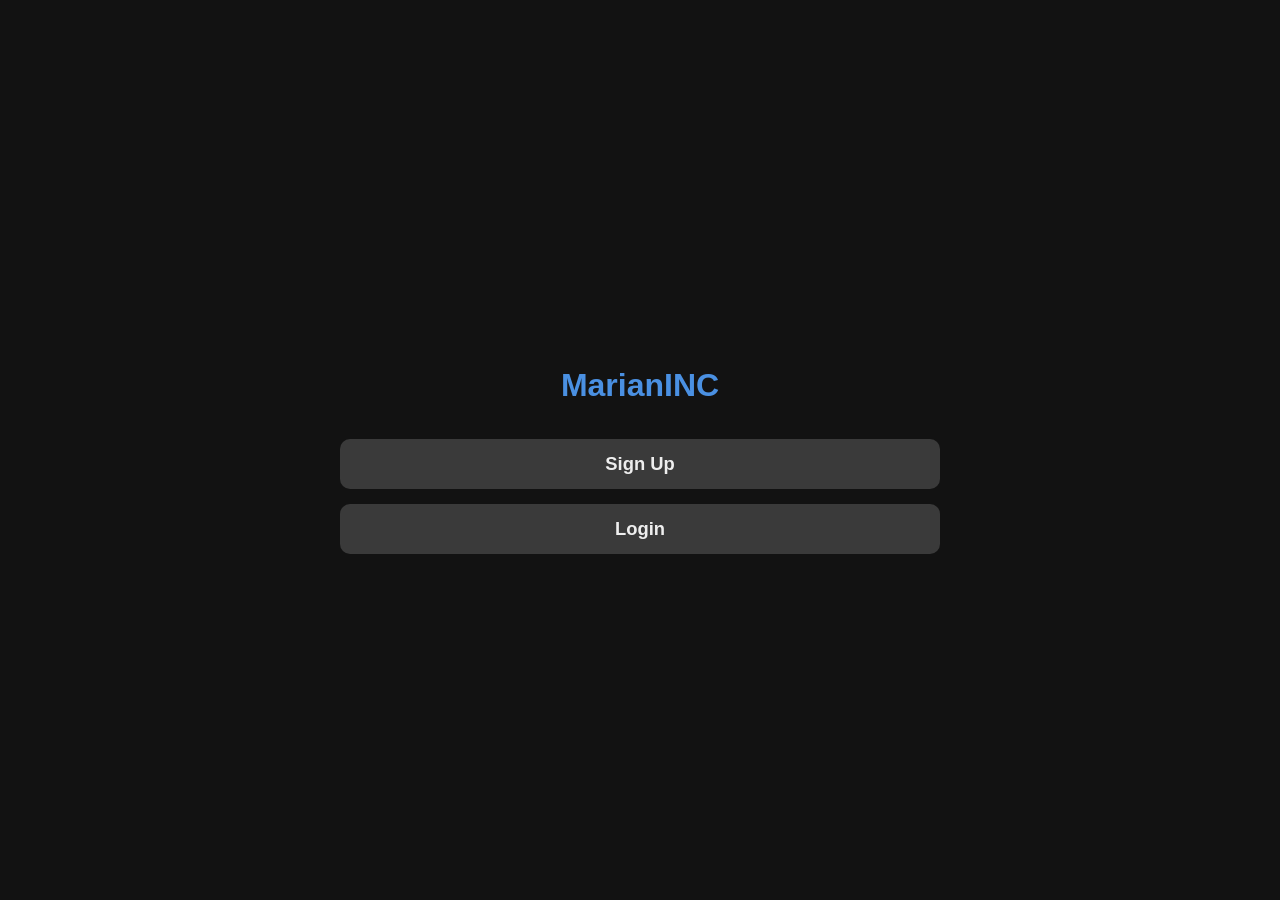
<file: index.html>
<!DOCTYPE html>
<html lang="fr">
<head>
<meta charset="UTF-8" />
<meta name="viewport" content="width=device-width, initial-scale=1" />
<title>MarianINC</title>
<style>
  /* Thème sombre simple et propre */
  body {
    background-color: #121212;
    color: #eee;
    font-family: 'Segoe UI', Tahoma, Geneva, Verdana, sans-serif;
    margin: 0;
    padding: 0;
    display: flex;
    height: 100vh;
    justify-content: center;
    align-items: center;
    flex-direction: column;
  }
  h1 {
    margin-bottom: 20px;
    font-weight: 700;
    color: #4a90e2;
    user-select: none;
  }
  #search-container {
    width: 90%;
    max-width: 600px;
  }
  input[type="text"] {
    width: 100%;
    padding: 15px 22px;
    font-size: 1.3rem;
    border: none;
    border-radius: 10px;
    outline: none;
    background-color: #222;
    color: #eee;
    box-sizing: border-box;
    transition: background-color 0.3s;
  }
  input[type="text"]:focus {
    background-color: #333;
  }
  input[type="text"]::placeholder {
    color: #888;
  }
  button {
    margin-top: 15px;
    width: 100%;
    padding: 14px;
    font-size: 1.15rem;
    background-color: #3a3a3a;
    border: none;
    border-radius: 10px;
    color: #eee;
    cursor: pointer;
    font-weight: 600;
    transition: background-color 0.3s;
  }
  button:hover {
    background-color: #5a5a5a;
  }
</style>
</head>
<body>
  <h1>MarianINC</h1>
  <div id="search-container">
    <button id="Signup">Sign Up</button>
    <button id="Login">Login</button>
  </div>
</body>
<script>
  document.getElementById('Signup').addEventListener('click', function() {
    location.href = 'inscription.html';
  });

  document.getElementById('Login').addEventListener('click', function() {
    location.href = 'connexion.html';
  });
</script>
</html>
</file>
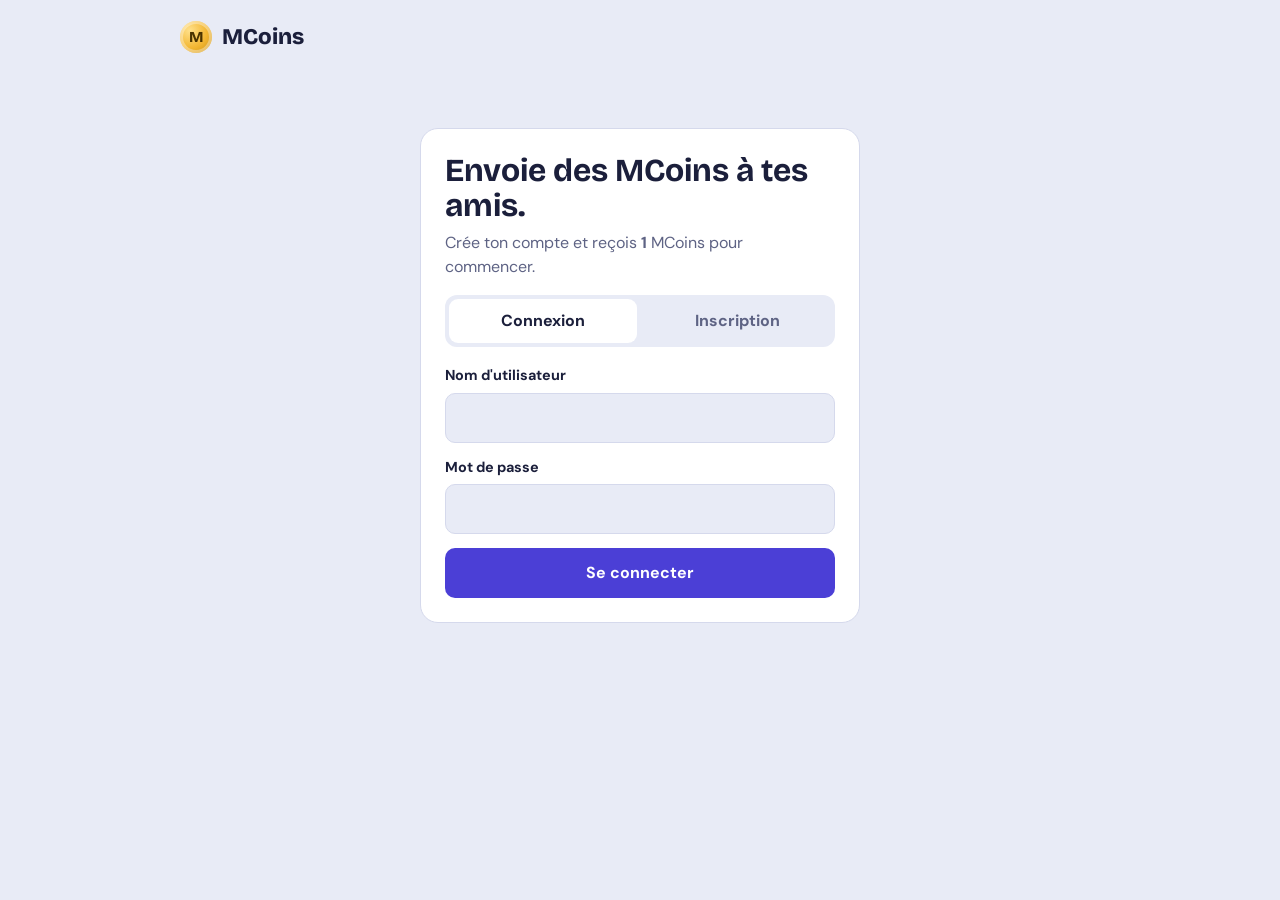
<file: mcoins/index.html>
<!DOCTYPE html>
<html lang="fr">
<head>
  <meta charset="UTF-8">
  <meta name="viewport" content="width=device-width, initial-scale=1">
  <title>MCoins</title>
  <link rel="preconnect" href="https://fonts.googleapis.com">
  <link rel="preconnect" href="https://fonts.gstatic.com" crossorigin>
  <link href="https://fonts.googleapis.com/css2?family=Bricolage+Grotesque:wght@500;700;800&family=DM+Sans:wght@400;500;700&display=swap" rel="stylesheet">
  <link rel="stylesheet" href="style.css">
</head>
<body>
  <header class="top">
    <div class="logo"><span class="coin">M</span>MCoins</div>
    <button id="logout" class="ghost" hidden>Se déconnecter</button>
  </header>

  <main>
    <!-- CONNEXION / INSCRIPTION -->
    <section id="auth" class="card auth">
      <h1>Envoie des MCoins à tes amis.</h1>
      <p class="sub">Crée ton compte et reçois <strong id="startAmount">1000</strong> MCoins pour commencer.</p>
      <div class="tabs" role="tablist">
        <button id="tabLogin" class="tab active" type="button">Connexion</button>
        <button id="tabRegister" class="tab" type="button">Inscription</button>
      </div>
      <div class="field"><label for="username">Nom d'utilisateur</label>
        <input id="username" autocomplete="username" maxlength="20"></div>
      <div class="field"><label for="password">Mot de passe</label>
        <input id="password" type="password" autocomplete="current-password"></div>
      <button id="authBtn" class="primary" type="button">Se connecter</button>
    </section>

    <!-- TABLEAU DE BORD -->
    <section id="dash" hidden>
      <div class="grid">
        <div class="card balance">
          <p class="muted">Bonjour <strong id="hello"></strong></p>
          <div class="amount"><span class="coin big">M</span><span id="balance">0</span></div>
          <p class="muted">MCoins disponibles</p>
        </div>

        <div class="card ticket">
          <p class="muted">Ton ID personnel — partage-le pour recevoir des MCoins</p>
          <div class="idrow">
            <code id="myId">—</code>
            <button id="copyId" class="ghost" type="button">Copier</button>
          </div>
        </div>

        <div class="card send">
          <h2>Envoyer des MCoins</h2>
          <div class="field"><label for="toId">ID du destinataire</label>
            <input id="toId" placeholder="MC-XXXXXXXX" autocapitalize="characters"></div>
          <div class="field"><label for="amount">Montant</label>
            <input id="amount" type="number" min="1" step="1" placeholder="50"></div>
          <button id="sendBtn" class="primary" type="button">Envoyer</button>
        </div>

        <div class="card history">
          <h2>Historique</h2>
          <ul id="txList"></ul>
          <p id="txEmpty" class="muted" hidden>Aucune transaction. Envoie ou reçois tes premiers MCoins !</p>
        </div>
      </div>
    </section>
  </main>

  <div id="toast" role="status" aria-live="polite"></div>
  <script src="config.js"></script>
  <script src="app.js"></script>
</body>
</html>
</file>
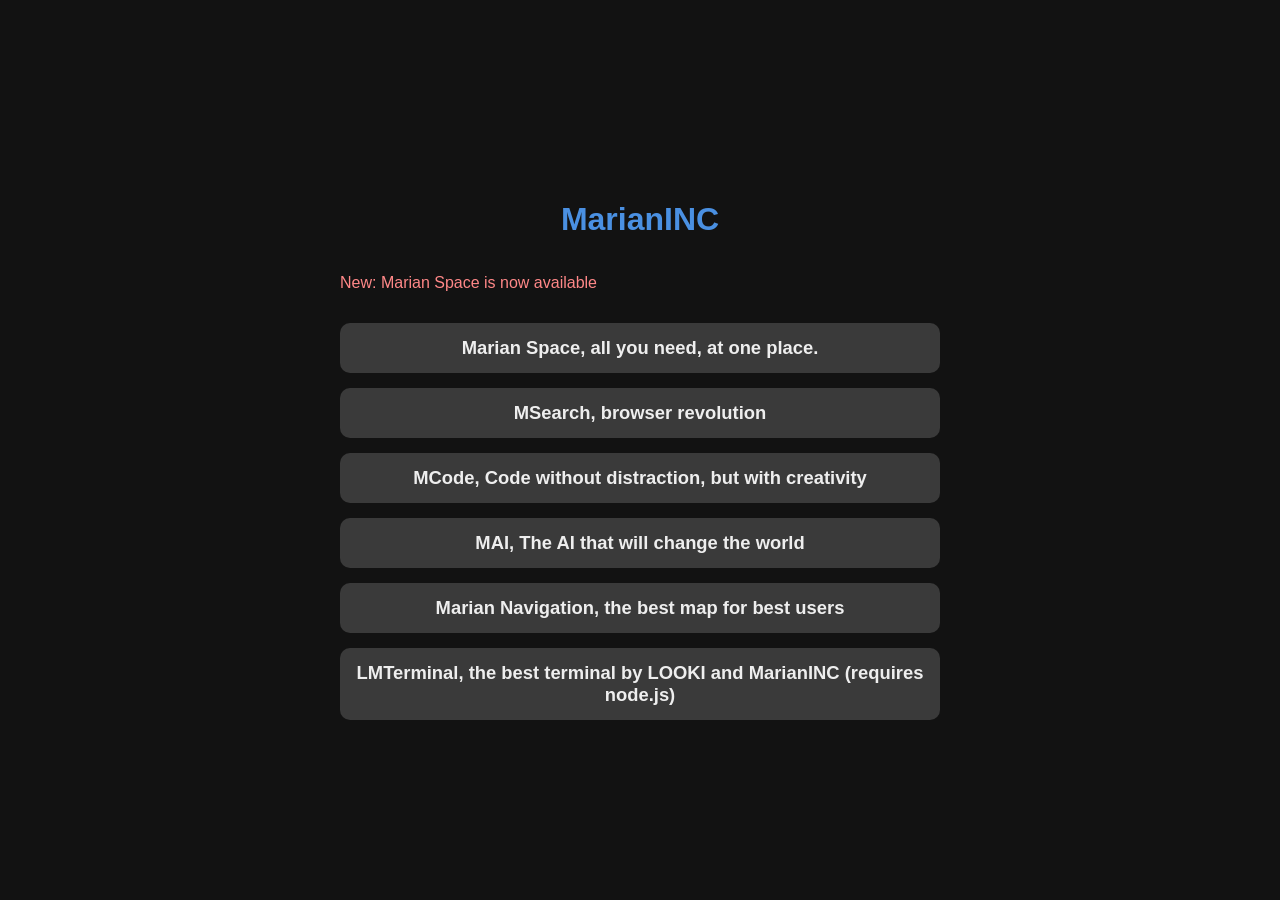
<file: connected.html>
<!DOCTYPE html>
<html lang="fr">
<head>
<meta charset="UTF-8" />
<meta name="viewport" content="width=device-width, initial-scale=1" />
<title>MarianINC</title>
<style>
  /* Thème sombre simple et propre */
  body {
    background-color: #121212;
    color: #eee;
    font-family: 'Segoe UI', Tahoma, Geneva, Verdana, sans-serif;
    margin: 0;
    padding: 0;
    display: flex;
    height: 100vh;
    justify-content: center;
    align-items: center;
    flex-direction: column;
  }
  h1 {
    margin-bottom: 20px;
    font-weight: 700;
    color: #4a90e2;
    user-select: none;
  }
  #search-container {
    width: 90%;
    max-width: 600px;
  }
  #new-container {
    color: #ff8888;
    width: 90%;
    max-width: 600px
  }
  button {
    margin-top: 15px;
    width: 100%;
    padding: 14px;
    font-size: 1.15rem;
    background-color: #3a3a3a;
    border: none;
    border-radius: 10px;
    color: #eee;
    cursor: pointer;
    font-weight: 600;
    transition: background-color 0.3s;
  }
  button:hover {
    background-color: #5a5a5a;
  }
</style>
</head>
<body>
  <h1>MarianINC</h1>
  <div id="new-container">
    <p>New: Marian Space is now available</p>
    <button id="mspace">Marian Space, all you need, at one place.</button>
  </div>
  <div id="search-container">
    <button id="msearch">MSearch, browser revolution</button>
    <button id="mcode">MCode, Code without distraction, but with creativity</button>
    <button id="mai">MAI, The AI that will change the world</button>
    <button id="mnav">Marian Navigation, the best map for best users</button>
<!--    <button id="mos">MarianOS, the next-generation operating system</button> -->
    
    <button id="lmt">LMTerminal, the best terminal by LOOKI and MarianINC (requires node.js)</button>
  </div>
</body>
<script>
  //MSearch
  document.getElementById('msearch').addEventListener('click', function() {
    location.href = 'https://killx95.github.io/msearch/';
  });
  //MCode
  document.getElementById('mcode').addEventListener('click', function() {
    location.href = 'https://killx95.github.io/mcode/';
  });
  //MAI
  document.getElementById('mai').addEventListener('click', function() {
    location.href = 'https://marianai.base44.app';
  });
  //MNav
  document.getElementById('mnav').addEventListener('click', function() {
    location.href = 'https://killx95.github.io/mnav';
  });
  	//LMTerminal
  document.getElementById('lmt').addEventListener('click', function() {
    location.href = 'lmterminal.html';
  });
  //MarianOS
  document.getElementById('mos').addEventListener('click', function() {
    location.href = 'https://killx95.github.io/marianos/';
  });
  //MarianSpace
  document.getElementById('mspace').addEventListener('click', function() {
    location.href = 'https://killx95.github.io/mspace/';
  });
</script>
</html>
</file>
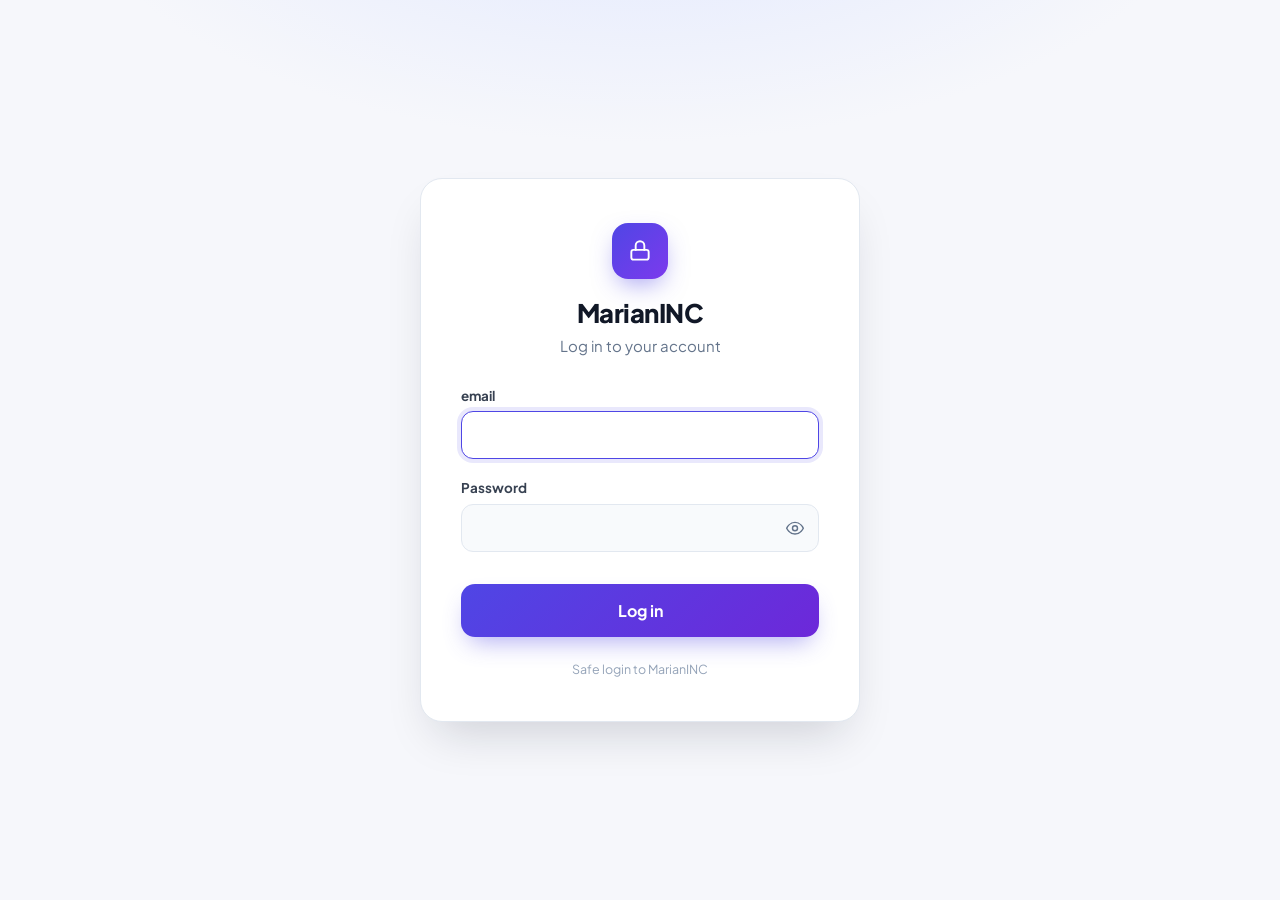
<file: connexion.html>
<!DOCTYPE html>
<html lang="en">
<head>
    <meta charset="UTF-8">
    <meta name="viewport" content="width=device-width, initial-scale=1.0">
    <title>Log in to MarianINC</title>
    <link href="https://fonts.googleapis.com/css2?family=Plus+Jakarta+Sans:wght@400;500;600;700;800&display=swap" rel="stylesheet">
    <style>
        :root {
            --primary: #4f46e5;
            --bg: #f6f7fb;
            --card: #ffffff;
            --text: #1e293b;
            --muted: #64748b;
            --border: #e2e8f0;
            --input-bg: #f8fafc;
        }
        * { box-sizing: border-box; margin: 0; padding: 0; }
        body {
            font-family: 'Plus Jakarta Sans', sans-serif;
            background:
                radial-gradient(900px 450px at 50% -150px, #e0e7ff 0%, transparent 65%),
                var(--bg);
            color: var(--text);
            display: flex;
            align-items: center;
            justify-content: center;
            min-height: 100vh;
            margin: 0;
            padding: 20px;
        }
        .card {
            background: var(--card);
            padding: 2.75rem 2.5rem;
            border-radius: 22px;
            box-shadow: 0 24px 48px -16px rgba(17, 24, 39, 0.18);
            width: 100%;
            max-width: 440px;
            border: 1px solid var(--border);
            animation: rise 0.45s ease-out;
        }
        .badge {
            width: 56px;
            height: 56px;
            margin: 0 auto 1.1rem;
            border-radius: 16px;
            background: linear-gradient(135deg, var(--primary), #7c3aed);
            display: flex;
            align-items: center;
            justify-content: center;
            font-size: 1.6rem;
            color: #fff;
            box-shadow: 0 10px 24px -6px rgba(79, 70, 229, 0.5);
        }
        h1 { margin: 0 0 0.4rem 0; font-size: 1.6rem; font-weight: 800; text-align: center; letter-spacing: -0.02em; color: #111827; }
        .subtitle { text-align: center; color: var(--muted); margin-bottom: 2rem; font-size: 0.94rem; }
        .form-group { margin-bottom: 1.25rem; }
        label.field-label { display: block; margin-bottom: 0.45rem; font-weight: 700; font-size: 0.84rem; color: #374151; }
        input[type="text"], input[type="email"], input[type="password"] {
            width: 100%;
            padding: 0.8rem 1rem;
            border: 1.5px solid var(--border);
            border-radius: 12px;
            font-size: 1rem;
            background: var(--input-bg);
            color: var(--text);
            font-family: inherit;
            transition: border-color 0.15s, box-shadow 0.15s, background 0.15s;
        }
        input:focus {
            outline: none;
            border-color: var(--primary);
            background: #fff;
            box-shadow: 0 0 0 4px rgba(79, 70, 229, 0.12);
        }
        .pw-wrap { position: relative; }
        .pw-wrap input { padding-right: 3rem; }
        .pw-toggle {
            position: absolute;
            right: 0.55rem;
            top: 50%;
            transform: translateY(-50%);
            background: none;
            border: none;
            cursor: pointer;
            display: flex;
            align-items: center;
            font-size: 1.1rem;
            color: var(--muted);
            padding: 0.3rem;
            line-height: 1;
        }
        .pw-toggle:hover { color: var(--primary); }
        button[type="submit"] {
            width: 100%;
            padding: 1rem;
            background: linear-gradient(135deg, var(--primary), #6d28d9);
            color: white;
            border: none;
            border-radius: 14px;
            cursor: pointer;
            font-size: 1rem;
            font-weight: 700;
            font-family: inherit;
            margin-top: 0.75rem;
            transition: transform 0.15s, box-shadow 0.15s, filter 0.15s;
            box-shadow: 0 12px 24px -8px rgba(79, 70, 229, 0.45);
        }
        button[type="submit"]:hover { filter: brightness(1.08); transform: translateY(-2px); box-shadow: 0 16px 30px -10px rgba(79, 70, 229, 0.5); }
        button[type="submit"]:active { transform: translateY(0); }
        .msg {
            margin-top: 1.25rem;
            text-align: center;
            font-size: 0.92rem;
            font-weight: 600;
            padding: 0.9rem 1rem;
            border-radius: 12px;
            display: none;
            animation: rise 0.3s ease-out;
        }
        .msg.info { display: block; background: #eef2ff; color: #4338ca; }
        .msg.ok { display: block; background: #ecfdf5; color: #059669; border: 1px solid #a7f3d0; }
        .msg.err { display: block; background: #fef2f2; color: #dc2626; border: 1px solid #fecaca; }
        .footer-note { text-align: center; margin-top: 1.5rem; font-size: 0.78rem; color: #94a3b8; }
        @keyframes rise { from { opacity: 0; transform: translateY(16px); } to { opacity: 1; transform: translateY(0); } }
    </style>
</head>
<body>
    <div class="card">
        <div class="badge">
            <svg width="26" height="26" viewBox="0 0 24 24" fill="none" stroke="#fff" stroke-width="1.75" stroke-linecap="round" stroke-linejoin="round" aria-hidden="true">
                <rect x="4" y="11" width="16" height="9" rx="2"></rect>
                <path d="M8 11V7a4 4 0 0 1 8 0v4"></path>
            </svg>
        </div>
        <h1>MarianINC</h1>
        <p class="subtitle">Log in to your account</p>
        <form id="loginForm">
            <div class="form-group">
                <label class="field-label">email</label>
                <input type="text" name="identifier" required autofocus autocomplete="username">
            </div>
            
            
            <div class="form-group">
                <label class="field-label">Password</label>
                <div class="pw-wrap">
                    <input type="password" name="password" required autocomplete="current-password" data-pw>
                    <button type="button" class="pw-toggle" data-pw-toggle aria-label="Show password"><svg width="20" height="20" viewBox="0 0 24 24" fill="none" stroke="currentColor" stroke-width="1.75" stroke-linecap="round" stroke-linejoin="round" aria-hidden="true"><path d="M2 12s3.5-7 10-7 10 7 10 7-3.5 7-10 7-10-7-10-7Z"></path><circle cx="12" cy="12" r="3"></circle></svg></button>
                </div>
            </div>
            
            <button type="submit">Log in</button>
        </form>
        <div id="message" class="msg"></div>
        <p class="footer-note">Safe login to MarianINC</p>
    </div>

    <script>
        document.querySelectorAll('[data-pw-toggle]').forEach(function (btn) {
            btn.addEventListener('click', function () {
                var input = btn.parentElement.querySelector('[data-pw]');
                input.type = input.type === 'password' ? 'text' : 'password';
            });
        });

        document.getElementById('loginForm').addEventListener('submit', async (e) => {
            e.preventDefault();
            const formData = new FormData(e.target);
            const msgDiv = document.getElementById('message');
            msgDiv.className = 'msg info';
            msgDiv.innerText = 'Connexion en cours...';

            try {
                const response = await fetch('https://hagar-auth.vercel.app/api/hagar/login', {
                    method: 'POST',
                    headers: { 'X-Hagar-Token': '4525595acf7735c362bbb55c8aed39cfa53b52d7f3b1d9b9abc0f688660fe411' },
                    body: formData
                });
                const result = await response.json();
                if (response.ok) {
                    msgDiv.className = 'msg ok';
                    msgDiv.innerText = 'Login successful!';
                    console.log('User Data:', result.user_data);
		    window.location.href = "connected.html";
                } else {
                    msgDiv.className = 'msg err';
                    msgDiv.innerText = result.error || 'No Account.';
                }
            } catch (err) {
                msgDiv.className = 'msg err';
                msgDiv.innerText = 'Failed to contact server.';
            }
        });
    </script>
</body>
</html>
</file>
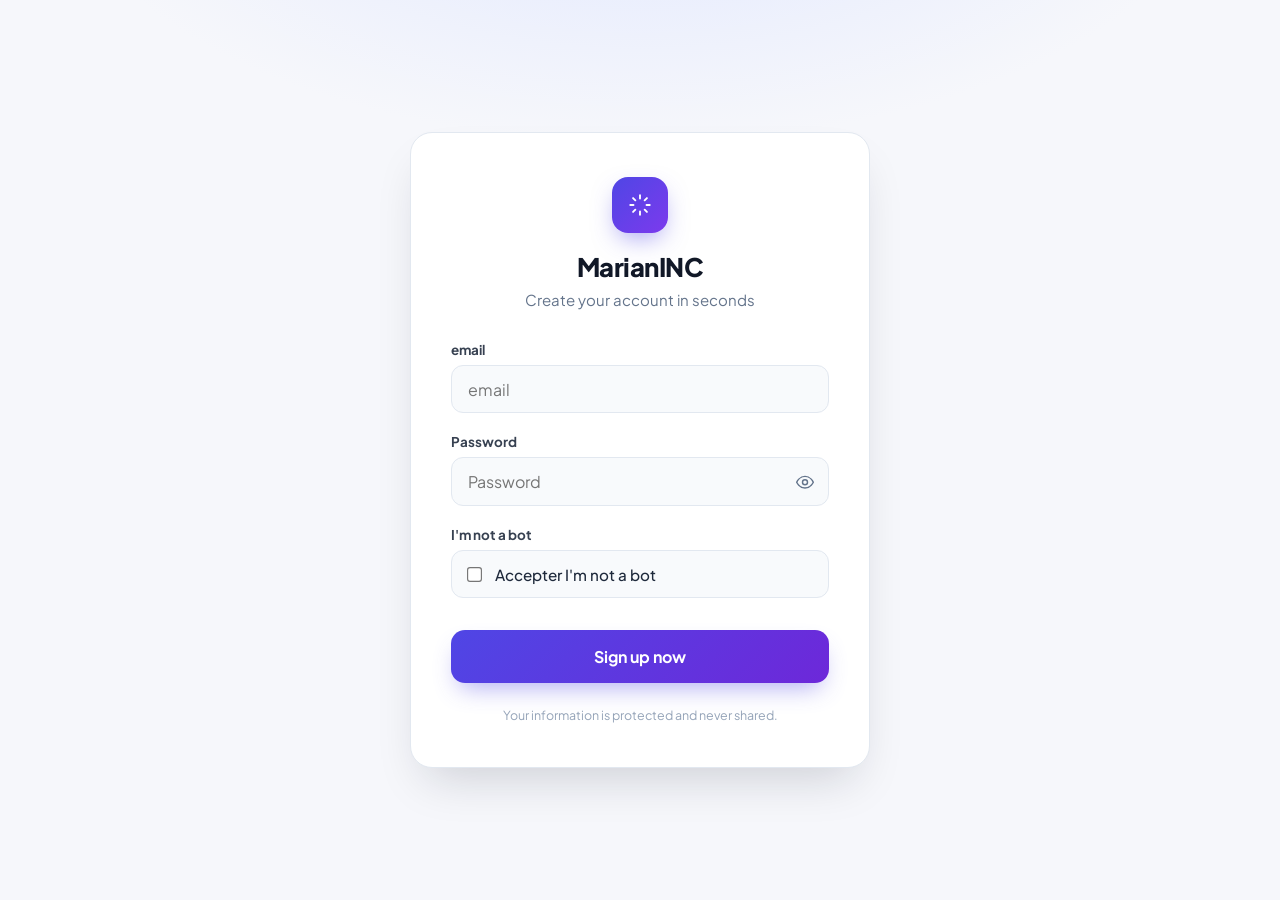
<file: inscription.html>
<!DOCTYPE html>
<html lang="fr">
<head>
    <meta charset="UTF-8">
    <meta name="viewport" content="width=device-width, initial-scale=1.0">
    <title>Sign up to MarianINC</title>
    <link href="https://fonts.googleapis.com/css2?family=Plus+Jakarta+Sans:wght@400;500;600;700;800&display=swap" rel="stylesheet">
    <style>
        :root {
            --primary: #4f46e5;
            --primary-dark: #4338ca;
            --bg: #f6f7fb;
            --card: #ffffff;
            --text: #1e293b;
            --muted: #64748b;
            --border: #e2e8f0;
            --input-bg: #f8fafc;
        }
        * { box-sizing: border-box; margin: 0; padding: 0; }
        body {
            font-family: 'Plus Jakarta Sans', sans-serif;
            background:
                radial-gradient(900px 450px at 50% -150px, #e0e7ff 0%, transparent 65%),
                var(--bg);
            color: var(--text);
            display: flex;
            align-items: center;
            justify-content: center;
            min-height: 100vh;
            margin: 0;
            padding: 20px;
        }
        .card {
            background: var(--card);
            padding: 2.75rem 2.5rem;
            border-radius: 22px;
            box-shadow: 0 24px 48px -16px rgba(17, 24, 39, 0.18);
            width: 100%;
            max-width: 460px;
            border: 1px solid var(--border);
            animation: rise 0.45s ease-out;
        }
        .badge {
            width: 56px;
            height: 56px;
            margin: 0 auto 1.1rem;
            border-radius: 16px;
            background: linear-gradient(135deg, var(--primary), #7c3aed);
            display: flex;
            align-items: center;
            justify-content: center;
            font-size: 1.6rem;
            color: #fff;
            box-shadow: 0 10px 24px -6px rgba(79, 70, 229, 0.5);
        }
        h1 { margin: 0 0 0.4rem 0; font-size: 1.6rem; font-weight: 800; text-align: center; letter-spacing: -0.02em; color: #111827; }
        .subtitle { text-align: center; color: var(--muted); margin-bottom: 2rem; font-size: 0.94rem; }
        .form-group { margin-bottom: 1.25rem; }
        label.field-label { display: block; margin-bottom: 0.45rem; font-weight: 700; font-size: 0.84rem; color: #374151; }
        input[type="text"], input[type="email"], input[type="password"], input[type="tel"], input[type="url"], input[type="number"], select, textarea {
            width: 100%;
            padding: 0.8rem 1rem;
            border: 1.5px solid var(--border);
            border-radius: 12px;
            font-size: 1rem;
            background: var(--input-bg);
            color: var(--text);
            font-family: inherit;
            transition: border-color 0.15s, box-shadow 0.15s, background 0.15s;
        }
        input:focus, select:focus, textarea:focus {
            outline: none;
            border-color: var(--primary);
            background: #fff;
            box-shadow: 0 0 0 4px rgba(79, 70, 229, 0.12);
        }
        .pw-wrap { position: relative; }
        .pw-wrap input { padding-right: 3rem; }
        .pw-toggle {
            position: absolute;
            right: 0.55rem;
            top: 50%;
            transform: translateY(-50%);
            background: none;
            border: none;
            cursor: pointer;
            display: flex;
            align-items: center;
            font-size: 1.1rem;
            color: var(--muted);
            padding: 0.3rem;
            line-height: 1;
        }
        .pw-toggle:hover { color: var(--primary); }
        input[type="checkbox"], input[type="radio"] { width: auto; margin-right: 10px; transform: scale(1.15); cursor: pointer; accent-color: var(--primary); }
        .choice-box {
            display: flex;
            align-items: center;
            gap: 4px;
            background: var(--input-bg);
            padding: 0.85rem 1rem;
            border-radius: 12px;
            border: 1.5px solid var(--border);
        }
        .choice-box label { margin: 0; font-weight: 500; font-size: 0.95rem; color: var(--text); cursor: pointer; }
        input[type="color"] { height: 50px; padding: 5px; cursor: pointer; background: var(--input-bg); border: 1.5px solid var(--border); border-radius: 12px; width: 100%; }
        input[type="range"] { padding: 0; height: 8px; background: #e2e8f0; border: none; border-radius: 8px; }
        button[type="submit"] {
            width: 100%;
            padding: 1rem;
            background: linear-gradient(135deg, var(--primary), #6d28d9);
            color: white;
            border: none;
            border-radius: 14px;
            cursor: pointer;
            font-size: 1rem;
            font-weight: 700;
            font-family: inherit;
            margin-top: 0.75rem;
            transition: transform 0.15s, box-shadow 0.15s, filter 0.15s;
            box-shadow: 0 12px 24px -8px rgba(79, 70, 229, 0.45);
        }
        button[type="submit"]:hover { filter: brightness(1.08); transform: translateY(-2px); box-shadow: 0 16px 30px -10px rgba(79, 70, 229, 0.5); }
        button[type="submit"]:active { transform: translateY(0); }
        .msg {
            margin-top: 1.25rem;
            text-align: center;
            font-size: 0.92rem;
            font-weight: 600;
            padding: 0.9rem 1rem;
            border-radius: 12px;
            display: none;
            animation: rise 0.3s ease-out;
        }
        .msg.info { display: block; background: #eef2ff; color: #4338ca; }
        .msg.ok { display: block; background: #ecfdf5; color: #059669; border: 1px solid #a7f3d0; }
        .msg.err { display: block; background: #fef2f2; color: #dc2626; border: 1px solid #fecaca; }
        .footer-note { text-align: center; margin-top: 1.5rem; font-size: 0.78rem; color: #94a3b8; }
        @keyframes rise { from { opacity: 0; transform: translateY(16px); } to { opacity: 1; transform: translateY(0); } }
    </style>
</head>
<body>
    <div class="card">
        <div class="badge">
            <svg width="26" height="26" viewBox="0 0 24 24" fill="none" stroke="#fff" stroke-width="1.75" stroke-linecap="round" stroke-linejoin="round" aria-hidden="true">
                <path d="M12 3v3"></path>
                <path d="M12 18v3"></path>
                <path d="M3 12h3"></path>
                <path d="M18 12h3"></path>
                <path d="M5.6 5.6l2.1 2.1"></path>
                <path d="M16.3 16.3l2.1 2.1"></path>
                <path d="M18.4 5.6l-2.1 2.1"></path>
                <path d="M7.7 16.3l-2.1 2.1"></path>
            </svg>
        </div>
        <h1>MarianINC</h1>
        <p class="subtitle">Create your account in seconds</p>
        <form id="signupForm">
            
                <div class="form-group">
                    <label class="field-label">email</label>
                    
                        <input type="text" name="email" required placeholder="email">
                    
                </div>
            
                <div class="form-group">
                    <label class="field-label">Password</label>
                    
                        <div class="pw-wrap">
                            <input type="password" name="Password" required placeholder="Password" autocomplete="new-password" data-pw>
                            <button type="button" class="pw-toggle" data-pw-toggle aria-label="Afficher le mot de passe"><svg width="20" height="20" viewBox="0 0 24 24" fill="none" stroke="currentColor" stroke-width="1.75" stroke-linecap="round" stroke-linejoin="round" aria-hidden="true"><path d="M2 12s3.5-7 10-7 10 7 10 7-3.5 7-10 7-10-7-10-7Z"></path><circle cx="12" cy="12" r="3"></circle></svg></button>
                        </div>
                    
                </div>
            
                <div class="form-group">
                    <label class="field-label">I&#39;m not a bot</label>
                    
                        <div class="choice-box">
                            <input type="checkbox" name="I&#39;m not a bot" value="Oui" id="chk-3">
                            <label for="chk-3">Accepter I&#39;m not a bot</label>
                        </div>
                    
                </div>
            
            <button type="submit">Sign up now</button>
        </form>
        <div id="message" class="msg"></div>
        <p class="footer-note">Your information is protected and never shared.</p>
    </div>

    <script>
        document.querySelectorAll('[data-pw-toggle]').forEach(function (btn) {
            btn.addEventListener('click', function () {
                var input = btn.parentElement.querySelector('[data-pw]');
                input.type = input.type === 'password' ? 'text' : 'password';
            });
        });

        document.getElementById('signupForm').addEventListener('submit', async (e) => {
            e.preventDefault();
            const formData = new FormData(e.target);
            const msgDiv = document.getElementById('message');
            msgDiv.className = 'msg info';
            msgDiv.innerText = 'Envoi en cours...';

            try {
                const response = await fetch('https://hagar-auth.vercel.app/api/hagar/register', {
                    method: 'POST',
                    headers: { 'X-Hagar-Token': '4525595acf7735c362bbb55c8aed39cfa53b52d7f3b1d9b9abc0f688660fe411' },
                    body: formData
                });
                const result = await response.json();
                if (response.ok) {
                    msgDiv.className = 'msg ok';
                    msgDiv.innerText = 'Congratulations! Registration successful.';
                    e.target.reset();
                } else {
                    msgDiv.className = 'msg err';
                    msgDiv.innerText = result.error || 'Error: Please check your information.';
                }
            } catch (err) {
                msgDiv.className = 'msg err';
                msgDiv.innerText = 'Connection impossible to the server.';
            }
        });
    </script>
</body>
</html>
</file>
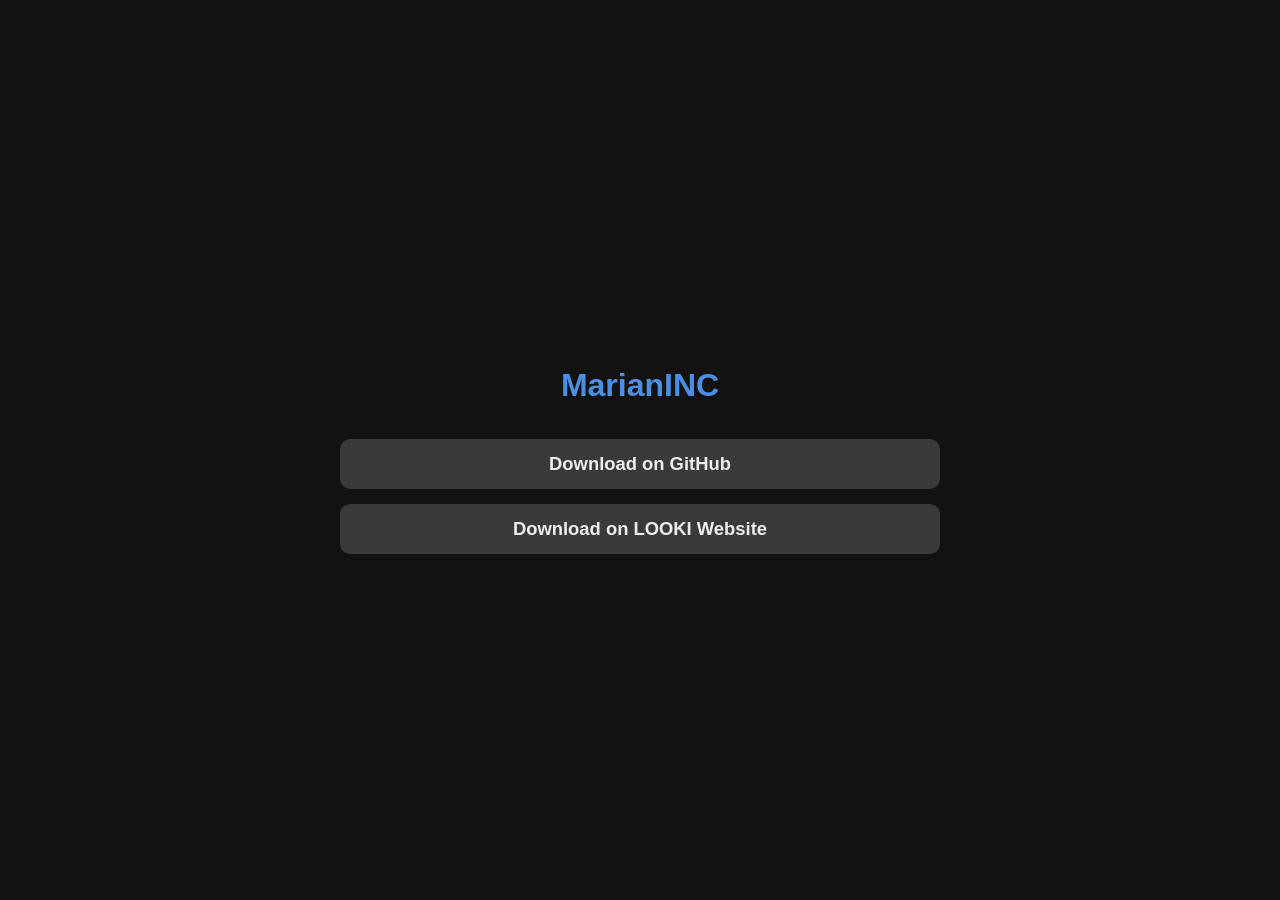
<file: lmterminal.html>
<!DOCTYPE html>
<html lang="fr">
<head>
<meta charset="UTF-8" />
<meta name="viewport" content="width=device-width, initial-scale=1" />
<title>MarianINC</title>
<style>
  /* Thème sombre simple et propre */
  body {
    background-color: #121212;
    color: #eee;
    font-family: 'Segoe UI', Tahoma, Geneva, Verdana, sans-serif;
    margin: 0;
    padding: 0;
    display: flex;
    height: 100vh;
    justify-content: center;
    align-items: center;
    flex-direction: column;
  }
  h1 {
    margin-bottom: 20px;
    font-weight: 700;
    color: #4a90e2;
    user-select: none;
  }
  #search-container {
    width: 90%;
    max-width: 600px;
  }
  input[type="text"] {
    width: 100%;
    padding: 15px 22px;
    font-size: 1.3rem;
    border: none;
    border-radius: 10px;
    outline: none;
    background-color: #222;
    color: #eee;
    box-sizing: border-box;
    transition: background-color 0.3s;
  }
  input[type="text"]:focus {
    background-color: #333;
  }
  input[type="text"]::placeholder {
    color: #888;
  }
  button {
    margin-top: 15px;
    width: 100%;
    padding: 14px;
    font-size: 1.15rem;
    background-color: #3a3a3a;
    border: none;
    border-radius: 10px;
    color: #eee;
    cursor: pointer;
    font-weight: 600;
    transition: background-color 0.3s;
  }
  button:hover {
    background-color: #5a5a5a;
  }
</style>
</head>
<body>
  <h1>MarianINC</h1>
  <div id="search-container">
    <button id="Signup">Download on GitHub</button>
    <button id="Login">Download on LOOKI Website</button>
  </div>
</body>
<script>
  document.getElementById('Signup').addEventListener('click', function() {
    location.href = 'https://github.com/vichbcode/LOOKI/releases/tag/v1.0';
  });

  document.getElementById('Login').addEventListener('click', function() {
    location.href = 'https://looki-theta.vercel.app/LMTerminal.html#telechargement';
  });
</script>
</html>
</file>
<file: mcoins/style.css>
:root{
  --bg:#E8EBF6; --ink:#1B1F3B; --muted:#5E6384; --card:#FFFFFF;
  --accent:#4B3FD6; --accent-ink:#fff; --gold:#F2B632; --gold-d:#C98E0C;
  --ok:#14804A; --err:#C0321F; --line:#D5D9EC;
}
@media (prefers-color-scheme:dark){
  :root{--bg:#12142B; --ink:#EEF0FF; --muted:#9A9FC6; --card:#1C1F3F; --line:#2E3260; --accent:#8B80FF; --accent-ink:#12142B}
}
*{box-sizing:border-box}
body{margin:0;background:var(--bg);color:var(--ink);font:16px/1.5 "DM Sans",system-ui,sans-serif}
h1,h2,.logo,.amount{font-family:"Bricolage Grotesque","DM Sans",sans-serif}
.top{display:flex;justify-content:space-between;align-items:center;max-width:960px;margin:0 auto;padding:20px 20px 0}
.logo{display:flex;align-items:center;gap:10px;font-weight:800;font-size:1.4rem}
.coin{display:inline-grid;place-items:center;width:32px;height:32px;border-radius:50%;
  background:radial-gradient(circle at 30% 30%,#FFE08A,var(--gold) 55%,var(--gold-d));color:#4A3300;
  font:800 .95rem "Bricolage Grotesque",sans-serif;box-shadow:inset 0 0 0 3px rgba(255,255,255,.35)}
.coin.big{width:64px;height:64px;font-size:1.8rem}
main{max-width:960px;margin:0 auto;padding:20px}
.card{background:var(--card);border:1px solid var(--line);border-radius:18px;padding:24px}
.auth{max-width:440px;margin:6vh auto 0}
h1{font-size:2rem;line-height:1.1;margin:0 0 8px}
h2{font-size:1.2rem;margin:0 0 16px}
.sub,.muted{color:var(--muted);margin:0 0 16px}
.tabs{display:flex;gap:6px;background:var(--bg);padding:4px;border-radius:12px;margin-bottom:18px}
.tab{flex:1;border:0;background:transparent;color:var(--muted);padding:10px;border-radius:9px;font:inherit;font-weight:700;cursor:pointer}
.tab.active{background:var(--card);color:var(--ink)}
.field{margin-bottom:14px}
label{display:block;font-size:.9rem;font-weight:700;margin-bottom:6px}
input{width:100%;padding:12px 14px;border:1.5px solid var(--line);border-radius:10px;background:var(--bg);color:var(--ink);font:inherit}
input:focus,button:focus-visible{outline:3px solid var(--accent);outline-offset:1px}
button{font:inherit;cursor:pointer}
.primary{width:100%;padding:13px;border:0;border-radius:10px;background:var(--accent);color:var(--accent-ink);font-weight:700}
.primary:disabled{opacity:.6;cursor:wait}
.ghost{border:1.5px solid var(--line);background:transparent;color:var(--ink);padding:8px 14px;border-radius:10px;font-weight:700}
.grid{display:grid;grid-template-columns:1fr 1fr;gap:16px}
.history{grid-column:1/-1}
.balance{display:flex;flex-direction:column;justify-content:center}
.amount{display:flex;align-items:center;gap:14px;font-size:3.4rem;font-weight:800;line-height:1}
.ticket{border:2px dashed var(--gold-d);background:linear-gradient(135deg,rgba(242,182,50,.16),transparent 70%)}
.idrow{display:flex;gap:10px;align-items:center;flex-wrap:wrap}
#myId{font:700 1.6rem ui-monospace,Menlo,monospace;letter-spacing:.06em;word-break:break-all}
#txList{list-style:none;margin:0;padding:0}
#txList li{display:flex;justify-content:space-between;gap:12px;padding:12px 0;border-top:1px solid var(--line)}
#txList li:first-child{border-top:0}
.tx-date{font-size:.82rem;color:var(--muted)}
.plus{color:var(--ok);font-weight:700;white-space:nowrap}
.minus{color:var(--err);font-weight:700;white-space:nowrap}
#toast{position:fixed;left:50%;bottom:24px;transform:translate(-50%,120px);background:var(--ink);color:var(--bg);
  padding:12px 18px;border-radius:12px;max-width:90vw;transition:transform .25s;font-weight:500}
#toast.show{transform:translate(-50%,0)}
#toast.error{background:var(--err);color:#fff}
@media(max-width:700px){.grid{grid-template-columns:1fr}.amount{font-size:2.6rem}}
@media(prefers-reduced-motion:reduce){#toast{transition:none}}
</file>
